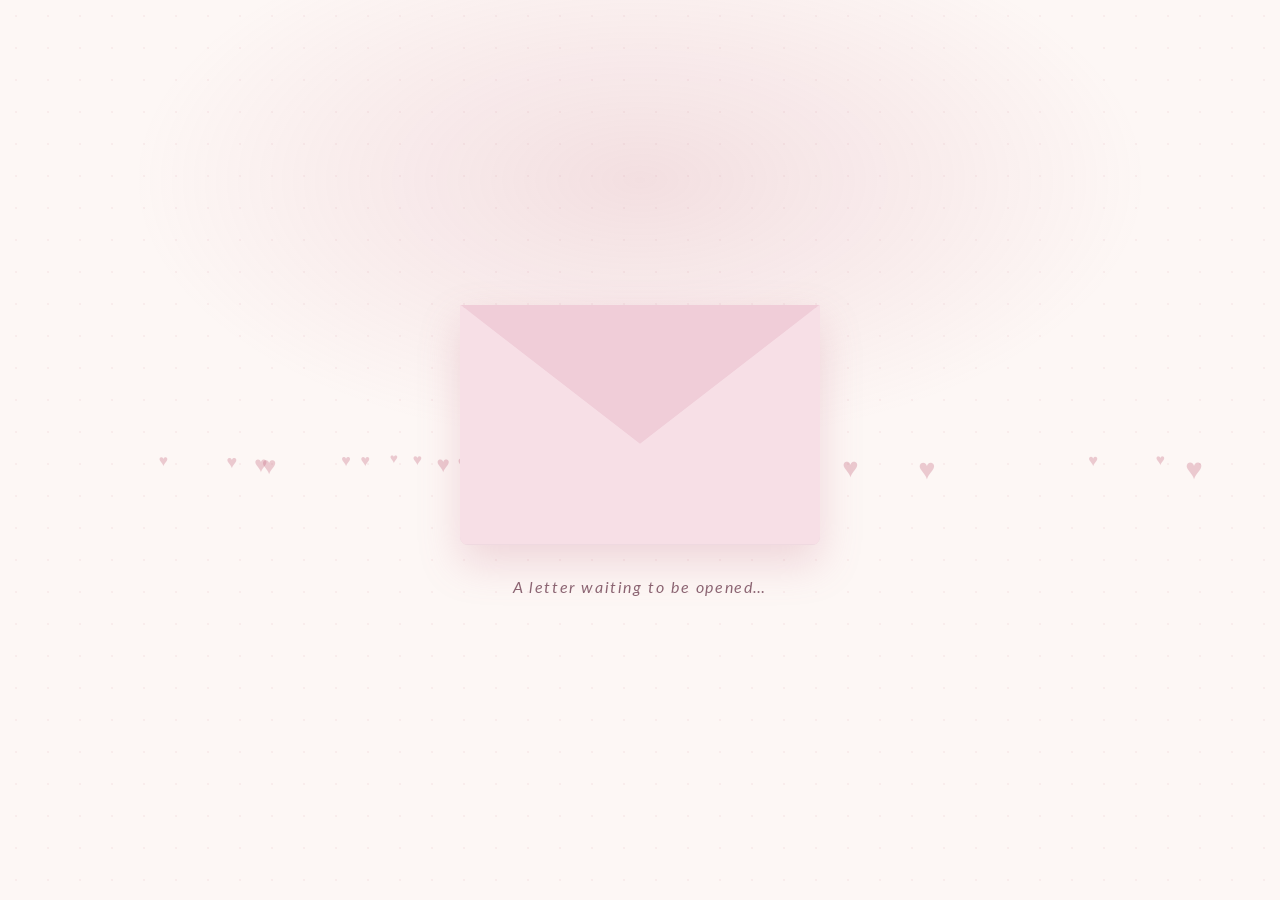
<file: yearly-memory-template-main/index.html>
<!doctype html>
<html lang="en">
  <head>
    <meta charset="UTF-8" />
    <meta name="viewport" content="width=device-width,initial-scale=1.0" />
    <title>Our Story</title>
    <link
      href="https://fonts.googleapis.com/css2?family=Playfair+Display:wght@400;700;900&family=Lato:wght@300;400;700&display=swap"
      rel="stylesheet"
    />
    <link rel="stylesheet" href="index-style.css" />
  </head>
  <body>
    <!-- FLOAT HEARTS -->
    <div id="hearts"></div>

    <div class="wrapper">
      <div class="envelope" id="envelope">
        <div class="env-back"></div>

        <div class="letter">
          <a href="main.html" id="timeline-link"> Click to show our Story ♥ </a>
        </div>

        <div class="env-front"></div>
        <div class="flap"></div>
      </div>

      <p class="subtitle">A letter waiting to be opened…</p>
    </div>

    <script>
      /* HEART FLOATERS */

      var hearts = document.getElementById("hearts");

      for (var i = 0; i < 18; i++) {
        var h = document.createElement("div");

        h.className = "heart";
        h.innerHTML = "♥";

        h.style.left = Math.random() * 100 + "vw";
        h.style.fontSize = Math.random() * 1.2 + 0.8 + "rem";
        h.style.animationDuration = Math.random() * 10 + 8 + "s";
        h.style.animationDelay = Math.random() * -12 + "s";

        hearts.appendChild(h);
      }

      /* ENVELOPE OPEN */

      var env = document.getElementById("envelope");

      env.addEventListener("click", function () {
        if (event.target.id === "timeline-link") return;

        env.classList.toggle("open");
      });

      /* PAGE TRANSITION */
//Move Move to root
      var link = document.getElementById("timeline-link");

      link.addEventListener("click", function (e) {
        e.preventDefault();

        document.body.classList.add("fade-out");

        var href = this.getAttribute("href");

        setTimeout(function () {
          window.location.href = href;
        }, 900);
      });
    </script>
  </body>
</html>
</file>
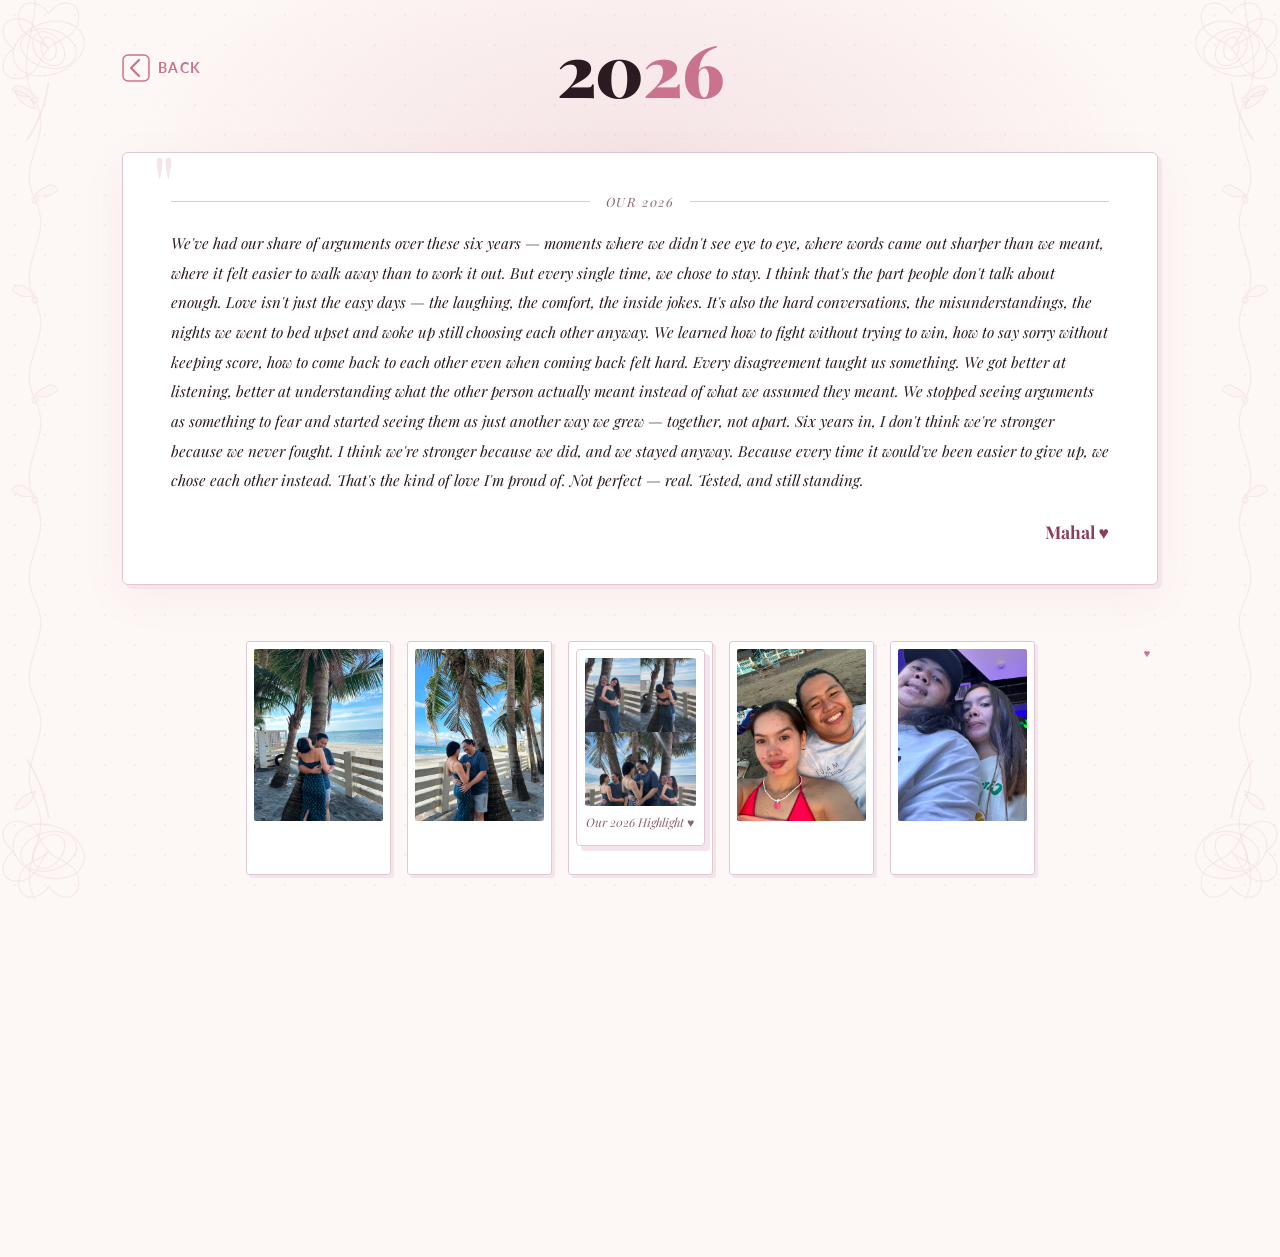
<file: yearly-memory-template-main/year2026.html>
<!doctype html>
<html lang="en">
  <head>
    <meta charset="UTF-8" />
    <meta name="viewport" content="width=device-width, initial-scale=1.0" />
    <title>202X — TITLE</title>
    <link
      href="https://fonts.googleapis.com/css2?family=Playfair+Display:ital,wght@0,400;0,700;0,900;1,400&family=Lato:wght@300;400;700&display=swap"
      rel="stylesheet"
    />
    <link rel="stylesheet" href="year-style.css" />
  </head>
  <body>

    <svg
      class="corner-rose tl"
      viewBox="0 0 240 240"
      xmlns="http://www.w3.org/2000/svg"
      aria-hidden="true"
    >
      <g fill="none" stroke="#c9748a" stroke-width="1.4">
        <ellipse
          cx="68"
          cy="68"
          rx="44"
          ry="31"
          transform="rotate(-20 68 68)"
        />
        <ellipse cx="68" cy="68" rx="34" ry="23" transform="rotate(15 68 68)" />
        <ellipse cx="68" cy="68" rx="23" ry="16" transform="rotate(50 68 68)" />
        <ellipse cx="68" cy="68" rx="14" ry="9" transform="rotate(80 68 68)" />
        <path
          d="M68 26 C54 6 30 10 32 33 C34 56 62 58 68 68 C74 58 102 56 104 33 C106 10 82 6 68 26Z"
        />
        <path
          d="M26 68 C6 54 10 30 33 32 C56 34 58 62 68 68 C58 74 56 102 33 104 C10 106 6 82 26 68Z"
        />
        <path d="M68 108 Q62 148 42 178" stroke-width="2" />
        <path
          d="M52 140 Q30 134 28 118 Q46 120 52 140Z"
          fill="rgba(201,116,138,.12)"
        />
      </g>
    </svg>
    <svg
      class="corner-rose tr"
      viewBox="0 0 240 240"
      xmlns="http://www.w3.org/2000/svg"
      aria-hidden="true"
    >
      <g
        fill="none"
        stroke="#c9748a"
        stroke-width="1.4"
        transform="scale(-1,1) translate(-240,0)"
      >
        <ellipse
          cx="68"
          cy="68"
          rx="44"
          ry="31"
          transform="rotate(-20 68 68)"
        />
        <ellipse cx="68" cy="68" rx="34" ry="23" transform="rotate(15 68 68)" />
        <ellipse cx="68" cy="68" rx="23" ry="16" transform="rotate(50 68 68)" />
        <ellipse cx="68" cy="68" rx="14" ry="9" transform="rotate(80 68 68)" />
        <path
          d="M68 26 C54 6 30 10 32 33 C34 56 62 58 68 68 C74 58 102 56 104 33 C106 10 82 6 68 26Z"
        />
        <path
          d="M26 68 C6 54 10 30 33 32 C56 34 58 62 68 68 C58 74 56 102 33 104 C10 106 6 82 26 68Z"
        />
        <path d="M68 108 Q62 148 42 178" stroke-width="2" />
        <path
          d="M52 140 Q30 134 28 118 Q46 120 52 140Z"
          fill="rgba(201,116,138,.12)"
        />
      </g>
    </svg>
    <svg
      class="corner-rose bl"
      viewBox="0 0 240 240"
      xmlns="http://www.w3.org/2000/svg"
      aria-hidden="true"
    >
      <g
        fill="none"
        stroke="#c9748a"
        stroke-width="1.4"
        transform="scale(1,-1) translate(0,-240)"
      >
        <ellipse
          cx="68"
          cy="68"
          rx="44"
          ry="31"
          transform="rotate(-20 68 68)"
        />
        <ellipse cx="68" cy="68" rx="34" ry="23" transform="rotate(15 68 68)" />
        <ellipse cx="68" cy="68" rx="23" ry="16" transform="rotate(50 68 68)" />
        <path
          d="M68 26 C54 6 30 10 32 33 C34 56 62 58 68 68 C74 58 102 56 104 33 C106 10 82 6 68 26Z"
        />
        <path
          d="M26 68 C6 54 10 30 33 32 C56 34 58 62 68 68 C58 74 56 102 33 104 C10 106 6 82 26 68Z"
        />
        <path d="M68 108 Q62 148 42 178" stroke-width="2" />
        <path
          d="M52 140 Q30 134 28 118 Q46 120 52 140Z"
          fill="rgba(201,116,138,.12)"
        />
      </g>
    </svg>
    <svg
      class="corner-rose br"
      viewBox="0 0 240 240"
      xmlns="http://www.w3.org/2000/svg"
      aria-hidden="true"
    >
      <g
        fill="none"
        stroke="#c9748a"
        stroke-width="1.4"
        transform="scale(-1,-1) translate(-240,-240)"
      >
        <ellipse
          cx="68"
          cy="68"
          rx="44"
          ry="31"
          transform="rotate(-20 68 68)"
        />
        <ellipse cx="68" cy="68" rx="34" ry="23" transform="rotate(15 68 68)" />
        <ellipse cx="68" cy="68" rx="23" ry="16" transform="rotate(50 68 68)" />
        <path
          d="M68 26 C54 6 30 10 32 33 C34 56 62 58 68 68 C74 58 102 56 104 33 C106 10 82 6 68 26Z"
        />
        <path
          d="M26 68 C6 54 10 30 33 32 C56 34 58 62 68 68 C58 74 56 102 33 104 C10 106 6 82 26 68Z"
        />
        <path d="M68 108 Q62 148 42 178" stroke-width="2" />
        <path
          d="M52 140 Q30 134 28 118 Q46 120 52 140Z"
          fill="rgba(201,116,138,.12)"
        />
      </g>
    </svg>

    <!-- side vines -->
    <svg
      class="side-vine left"
      viewBox="0 0 70 900"
      xmlns="http://www.w3.org/2000/svg"
      preserveAspectRatio="none"
      aria-hidden="true"
    >
      <g fill="none" stroke="#c9748a" stroke-width="1.3">
        <path
          d="M35 0 C35 40 15 60 35 100 C55 140 15 160 35 200 C55 240 15 260 35 300 C55 340 15 360 35 400 C55 440 15 460 35 500 C55 540 15 560 35 600 C55 640 15 660 35 700 C55 740 15 760 35 800 C55 840 15 860 35 900"
        />
        <path
          d="M35 95  Q18 80 12 90 Q22 100 35 95Z"
          fill="rgba(201,116,138,.15)"
        />
        <path
          d="M35 195 Q52 178 58 190 Q47 200 35 195Z"
          fill="rgba(201,116,138,.15)"
        />
        <path
          d="M35 295 Q18 278 12 290 Q22 300 35 295Z"
          fill="rgba(201,116,138,.15)"
        />
        <path
          d="M35 395 Q52 378 58 390 Q47 400 35 395Z"
          fill="rgba(201,116,138,.15)"
        />
        <path
          d="M35 495 Q18 478 12 490 Q22 500 35 495Z"
          fill="rgba(201,116,138,.15)"
        />
        <circle cx="35" cy="100" r="3" fill="rgba(201,116,138,.2)" />
        <circle cx="35" cy="200" r="3" fill="rgba(201,116,138,.2)" />
        <circle cx="35" cy="300" r="3" fill="rgba(201,116,138,.2)" />
        <circle cx="35" cy="400" r="3" fill="rgba(201,116,138,.2)" />
        <circle cx="35" cy="500" r="3" fill="rgba(201,116,138,.2)" />
      </g>
    </svg>
    <svg
      class="side-vine right"
      viewBox="0 0 70 900"
      xmlns="http://www.w3.org/2000/svg"
      preserveAspectRatio="none"
      aria-hidden="true"
    >
      <g fill="none" stroke="#c9748a" stroke-width="1.3">
        <path
          d="M35 0 C35 40 15 60 35 100 C55 140 15 160 35 200 C55 240 15 260 35 300 C55 340 15 360 35 400 C55 440 15 460 35 500 C55 540 15 560 35 600 C55 640 15 660 35 700 C55 740 15 760 35 800 C55 840 15 860 35 900"
        />
        <path
          d="M35 95  Q18 80 12 90 Q22 100 35 95Z"
          fill="rgba(201,116,138,.15)"
        />
        <path
          d="M35 195 Q52 178 58 190 Q47 200 35 195Z"
          fill="rgba(201,116,138,.15)"
        />
        <path
          d="M35 295 Q18 278 12 290 Q22 300 35 295Z"
          fill="rgba(201,116,138,.15)"
        />
        <path
          d="M35 395 Q52 378 58 390 Q47 400 35 395Z"
          fill="rgba(201,116,138,.15)"
        />
        <path
          d="M35 495 Q18 478 12 490 Q22 500 35 495Z"
          fill="rgba(201,116,138,.15)"
        />
        <circle cx="35" cy="100" r="3" fill="rgba(201,116,138,.2)" />
        <circle cx="35" cy="200" r="3" fill="rgba(201,116,138,.2)" />
        <circle cx="35" cy="300" r="3" fill="rgba(201,116,138,.2)" />
        <circle cx="35" cy="400" r="3" fill="rgba(201,116,138,.2)" />
        <circle cx="35" cy="500" r="3" fill="rgba(201,116,138,.2)" />
      </g>
    </svg>

    <!-- floaters -->
    <div id="floaters" aria-hidden="true"></div>

    <!-- ══════════ PAGE CONTENT ══════════ -->
    <div class="page">
      <!-- TOP NAV -->
      <nav class="top-nav">
        <a href="main.html" class="back-btn" aria-label="Back to timeline">
          <svg
            viewBox="0 0 28 28"
            fill="none"
            xmlns="http://www.w3.org/2000/svg"
          >
            <path
              d="M17 6 L9 14 L17 22"
              stroke="currentColor"
              stroke-width="2.2"
              stroke-linecap="round"
              stroke-linejoin="round"
            />
            <rect
              x="1"
              y="1"
              width="26"
              height="26"
              rx="5"
              stroke="currentColor"
              stroke-width="1.5"
            />
          </svg>
          Back
        </a>
        <h1 class="year-title">20<span>26</span></h1>
      </nav>

      <!-- LETTER BOX --> 
      <div class="letter-wrap">
        <div class="letter-deco">
          <hr />
          <span>Our 2026</span>
          <hr />
        </div>
        <p class="letter-text">
          We've had our share of arguments over these six years — moments where we didn't see eye to eye, where words came out sharper than we meant, where it felt easier to walk away than to work it out. But every single time, we chose to stay.
          I think that's the part people don't talk about enough. Love isn't just the easy days — the laughing, the comfort, the inside jokes. It's also the hard conversations, the misunderstandings, the nights we went to bed upset and woke up still choosing each other anyway. We learned how to fight without trying to win, how to say sorry without keeping score, how to come back to each other even when coming back felt hard.
          Every disagreement taught us something. We got better at listening, better at understanding what the other person actually meant instead of what we assumed they meant. We stopped seeing arguments as something to fear and started seeing them as just another way we grew — together, not apart.
          Six years in, I don't think we're stronger because we never fought. I think we're stronger because we did, and we stayed anyway. Because every time it would've been easier to give up, we chose each other instead.
          That's the kind of love I'm proud of. Not perfect — real. Tested, and still standing.
        </p>
        <span class="letter-sign">Mahal ♥</span>
      </div>

      <!-- SCATTER SECTION — 4 polaroids + center video -->
      <div class="scatter-section" id="scatter-desktop">
        <!-- LEFT polaroids -->
        <div class="pol p1">
          <span class="pol-heart">♥</span>

          <img
            alt="Photo"
            src="ME And MAHAL/eea6d1f6-ce92-45a9-a914-bc610a0b2e10.jfif"
            onerror="
              this.style.display = 'none';
              this.nextElementSibling.style.display = 'flex';
            "
          />

          <div
            class="img-placeholder"
            style="
              display: none;
              width: 100%;
              aspect-ratio: 1/1;
              align-items: center;
              justify-content: center;
              background: var(--rose-lt);
              color: var(--rose);
              font-size: 2rem;
            "
          >
            ♥
          </div>

          <span class="pol-cap"></span>
        </div>
        <div class="pol p2">
          <span class="pol-heart">♥</span>

          <img
            alt="Photo"
            src="ME And MAHAL/3fcf8320-8e38-4d11-bc8b-73f3621f407e.jfif"
            onerror="
              this.style.display = 'none';
              this.nextElementSibling.style.display = 'flex';
            "
          />

          <div
            class="img-placeholder"
            style="
              display: none;
              width: 100%;
              aspect-ratio: 1/1;
              align-items: center;
              justify-content: center;
              background: var(--rose-lt);
              color: var(--rose);
              font-size: 2rem;
            "
          >
            ♥
          </div>

          <span class="pol-cap"></span>
        </div>

        <!-- CENTER Video -->
        <div class="pol pcenter">
          <div class="vid-frame">
            <img
            alt="Photo"
            src="ME And MAHAL/3e6800da-c931-43cc-8926-78fe0befb769.jfif"
            onerror="
              this.style.display = 'none';
              this.nextElementSibling.style.display = 'flex';
            "
          />
            <div class="vid-label">Our 2026 Highlight ♥</div>
          </div>
        </div>

        <!-- RIGHT polaroids -->
        <div class="pol p3">
          <span class="pol-heart">♥</span>

          <img
            alt="Photo"
            src="ME And MAHAL/e24e73ea-5e45-4785-b99d-2a95ec9fb6dc.jfif"
            onerror="
              this.style.display = 'none';
              this.nextElementSibling.style.display = 'flex';
            "
          />

          <div
            class="img-placeholder"
            style="
              display: none;
              width: 100%;
              aspect-ratio: 1/1;
              align-items: center;
              justify-content: center;
              background: var(--rose-lt);
              color: var(--rose);
              font-size: 2rem;
            "
          >
            ♥
          </div>

          <span class="pol-cap"></span>
        </div>
        <div class="pol p4">
          <span class="pol-heart">♥</span>

          <img
            alt="Photo"
            src="ME And MAHAL/a5b160af-2da9-47cd-af3a-7b445d942116.jfif"
            onerror="
              this.style.display = 'none';
              this.nextElementSibling.style.display = 'flex';
            "
          />

          <div
            class="img-placeholder"
            style="
              display: none;
              width: 100%;
              aspect-ratio: 1/1;
              align-items: center;
              justify-content: center;
              background: var(--rose-lt);
              color: var(--rose);
              font-size: 2rem;
            "
          >
            ♥
          </div>

          <span class="pol-cap"></span>
        </div>
      </div>
      <!-- /scatter-section -->
    </div>
    <!-- /page -->

    <script>
      (function () {
        // ── Floating petals ──
        var symbols = ["♥", "❥", "✿", "❀", "✽"];
        var cols = ["#c9748a", "#e8a0b4", "#d4879a", "#f0c4cf", "#b5607a"];
        var c = document.getElementById("floaters");
        for (var i = 0; i < 14; i++) {
          var el = document.createElement("span");
          el.className = "petal";
          el.textContent = symbols[i % symbols.length];
          var size = (Math.random() * 0.7 + 0.55).toFixed(2);
          var left = (Math.random() * 98).toFixed(1);
          var dur = (Math.random() * 14 + 10).toFixed(1);
          var delay = (Math.random() * -22).toFixed(1);
          el.style.cssText =
            "left:" +
            left +
            "vw;font-size:" +
            size +
            "rem;animation-duration:" +
            dur +
            "s;animation-delay:" +
            delay +
            "s;color:" +
            cols[i % cols.length];
          c.appendChild(el);
        }
        // ── Sparkles ──
        var sp = ["✦", "✧", "⋆", "✩"];
        for (var s = 0; s < 16; s++) {
          var el = document.createElement("span");
          el.className = "sparkle";
          el.textContent = sp[s % sp.length];
          var top = (Math.random() * 90 + 2).toFixed(1);
          var left = (Math.random() * 94 + 2).toFixed(1);
          var dur = (Math.random() * 3 + 2).toFixed(1);
          var delay = (Math.random() * 4).toFixed(1);
          el.style.cssText =
            "top:" +
            top +
            "vh;left:" +
            left +
            "vw;animation-duration:" +
            dur +
            "s;animation-delay:" +
            delay +
            "s;";
          c.appendChild(el);
        }
        // ── Mobile fallback: stack scatter section ──
        function checkMobile() {
          var scatter = document.getElementById("scatter-desktop");
          if (window.innerWidth <= 860) {
            scatter.style.cssText =
              "display:flex;flex-wrap:wrap;justify-content:center;gap:1rem;min-height:auto";
            scatter.querySelectorAll(".pol,.vid-slot").forEach(function (el) {
              el.style.cssText =
                "position:static;transform:none;width:145px;z-index:1";
            });
            scatter.querySelector(".vid-slot").style.width = "180px";
          }
        }
        checkMobile();
        window.addEventListener("resize", checkMobile);

        // ── Video placeholder if file missing ──
        var vid = document.querySelector("video");
        if (vid) {
          vid.addEventListener("error", function () {
            var ph = document.createElement("div");
            ph.className = "vid-placeholder";
            ph.style.cssText =
              "width:100%;aspect-ratio:9/16;background:var(--rose-lt);display:flex;align-items:center;justify-content:center;border-radius:2px;";
            ph.innerHTML =
              '<svg viewBox="0 0 48 48" fill="none" xmlns="http://www.w3.org/2000/svg" style="width:44px;opacity:.4"><circle cx="24" cy="24" r="20" stroke="#c9748a" stroke-width="2"/><path d="M20 16l14 8-14 8V16z" fill="#c9748a"/></svg>';
            vid.parentNode.replaceChild(ph, vid);
          });
        }
      })();
    </script>
  </body>
</html>
</file>
<file: yearly-memory-template-main/index-style.css>
* {
  padding-top: 50%;
  margin: 0;
  padding: 0;
  box-sizing: border-box;
}

:root {
  --rose: #c9748a;
  --rose-lt: #f5e4ea;
  --rose-dk: #8b3f56;
  --cream: #fdf7f5;
  --ink: #2c1a22;
}

body {
  font-family: "Lato", sans-serif;
  background: var(--cream);
  min-height: 100vh;
  overflow: hidden;
  display: flex;
  justify-content: center;
  align-items: center;
  position: relative;
  transition: 0.6s;
}

/* SAME BG */

body::before {
  content: "";
  position: fixed;
  top: -10%;
  left: 50%;
  transform: translateX(-50%);
  width: 80vw;
  height: 60vh;
  background: radial-gradient(
    ellipse at center,
    rgba(201, 116, 138, 0.18) 0%,
    rgba(253, 247, 245, 0) 70%
  );
}

body::after {
  content: "";
  position: fixed;
  inset: 0;
  background-image: radial-gradient(
    circle,
    rgba(201, 116, 138, 0.08) 1px,
    transparent 1px
  );
  background-size: 32px 32px;
}

/* FLOATING HEARTS */

.heart {
  position: absolute;
  color: rgba(201, 116, 138, 0.35);
  animation: float 12s linear infinite;
  pointer-events: none;
}

@keyframes float {
  from {
    transform: translateY(110vh) rotate(0);
    opacity: 0;
  }
  15% {
    opacity: 0.5;
  }
  to {
    transform: translateY(-20vh) rotate(360deg);
    opacity: 0;
  }
}

/* WRAPPER */

.wrapper {
  position: relative;
  z-index: 5;
  text-align: center;
}

/* ENVELOPE */

.envelope {
  width: 360px;
  height: 240px;
  position: relative;
  cursor: pointer;
  margin: auto;
}

/* BACK */

.env-back {
  position: absolute;
  inset: 0;
  background: white;
  border: 2px solid #e8d4db;
  border-radius: 8px;
  box-shadow: 0 18px 40px rgba(201, 116, 138, 0.25);
}

/* FRONT */

.env-front {
  position: absolute;
  bottom: 0;
  width: 100%;
  height: 100%;
  clip-path: polygon(0 0, 50% 55%, 100% 0, 100% 100%, 0 100%);
  background: #f7dfe6;
  z-index: 4;
  border-radius: 0 0 8px 8px;
}

/* TOP FLAP */

.flap {
  position: absolute;
  top: 0;
  width: 100%;
  height: 100%;
  background: #f0cdd8;
  clip-path: polygon(0 0, 50% 58%, 100% 0);
  transform-origin: top;
  transition: 1s ease;
  z-index: 6;
}

/* LETTER */

.letter {
  position: absolute;
  left: 50%;
  top: 20px;
  transform: translateX(-50%);
  width: 88%;
  height: 190px;
  background: white;
  border-radius: 8px;
  padding: 2rem;
  text-align: center;
  display: flex;
  justify-content: center;
  align-items: center;
  box-shadow: 0 8px 20px rgba(0, 0, 0, 0.08);
  transition: 1s ease;
  z-index: 2;
}

.letter a {
  font-family: "Playfair Display", serif;
  text-decoration: none;
  color: var(--rose-dk);
  font-size: 1.35rem;
  font-weight: 700;
  transition: 0.3s;
}

.letter a:hover {
  color: var(--rose);
}

/* OPEN ENVELOPE */

.envelope.open .flap {
  transform: rotateX(180deg);
  z-index: 1;
}

.envelope.open .letter {
  transform: translateX(-50%) translateY(-110px);
}

/* SUBTITLE */

.subtitle {
  margin-top: 2rem;
  color: #8a6472;
  font-style: italic;
  letter-spacing: 0.1em;
}

/* PAGE TRANSITION */

body.fade-out {
  animation: pageFade 0.9s ease forwards;
}

@keyframes pageFade {
  from {
    opacity: 1;
    transform: scale(1);
    filter: blur(0);
  }
  to {
    opacity: 0;
    transform: scale(1.04);
    filter: blur(8px);
  }
}

@media (max-width: 500px) {
  .envelope {
    width: 300px;
    height: 210px;
  }

  .letter {
    height: 170px;
  }

  .letter a {
    font-size: 1.1rem;
  }
}
</file>
<file: yearly-memory-template-main/year-style.css>
*,
*::before,
*::after {
  box-sizing: border-box;
  margin: 0;
  padding: 0;
}
/* ── //Move Move to root ── */
:root {
  --rose: #c9748a;
  --rose-lt: #f5e4ea;
  --rose-dk: #8b3f56;
  --ink: #2c1a22;
  --muted: #8a6472;
  --cream: #fdf7f5;
  --line: #e0c8d0;
}

html {
  scroll-behavior: smooth;
}
body {
  font-family: "Lato", sans-serif;
  background: var(--cream);
  color: var(--ink);
  min-height: 100vh;
  overflow-x: hidden;
}

/* ── BG texture ── */
body::before {
  content: "";
  position: fixed;
  inset: 0;
  background-image: radial-gradient(
    circle,
    rgba(201, 116, 138, 0.08) 1px,
    transparent 1px
  );
  background-size: 30px 30px;
  pointer-events: none;
  z-index: 0;
}
body::after {
  content: "";
  position: fixed;
  top: -10%;
  left: 50%;
  transform: translateX(-50%);
  width: 80vw;
  height: 55vh;
  background: radial-gradient(
    ellipse at center,
    rgba(201, 116, 138, 0.15) 0%,
    rgba(253, 247, 245, 0) 70%
  );
  pointer-events: none;
  z-index: 0;
}

/* ── CORNER ROSES (reused from index) ── */
.corner-rose {
  position: fixed;
  pointer-events: none;
  z-index: 0;
  opacity: 0.11;
  width: 200px;
  height: 200px;
}
.corner-rose.tl {
  top: -8px;
  left: -8px;
}
.corner-rose.tr {
  top: -8px;
  right: -8px;
}
.corner-rose.bl {
  bottom: -8px;
  left: -8px;
}
.corner-rose.br {
  bottom: -8px;
  right: -8px;
}

/* ── SIDE VINES ── */
.side-vine {
  position: fixed;
  top: 0;
  pointer-events: none;
  z-index: 0;
  opacity: 0.09;
  width: 70px;
  height: 100vh;
}
.side-vine.left {
  left: 0;
}
.side-vine.right {
  right: 0;
  transform: scaleX(-1);
}

/* ── SPARKLES ── */
.sparkle {
  position: fixed;
  pointer-events: none;
  z-index: 0;
  opacity: 0;
  animation: twinkle ease-in-out infinite;
  font-size: 0.65rem;
  color: var(--rose);
}
@keyframes twinkle {
  0%,
  100% {
    opacity: 0;
    transform: scale(0.5) rotate(0);
  }
  50% {
    opacity: 0.6;
    transform: scale(1.3) rotate(180deg);
  }
}

/* ── PAGE WRAPPER ── */
.page {
  position: relative;
  z-index: 1;
  max-width: 1100px;
  margin: 0 auto;
  padding: 0 2rem 6rem;
}

/* ── TOP NAV ── */
.top-nav {
  display: flex;
  align-items: center;
  justify-content: center;
  padding: 2rem 0 1.5rem;
  position: relative;
}
.back-btn {
  position: absolute;
  left: 0;
  display: flex;
  align-items: center;
  gap: 0.5rem;
  text-decoration: none;
  color: var(--rose);
  font-size: 0.85rem;
  letter-spacing: 0.1em;
  text-transform: uppercase;
  font-weight: 700;
  transition: opacity 0.2s;
}
.back-btn:hover {
  opacity: 0.7;
}
.back-btn svg {
  width: 28px;
  height: 28px;
}
.year-title {
  font-family: "Playfair Display", serif;
  font-size: clamp(2.5rem, 7vw, 4.5rem);
  font-weight: 900;
  color: var(--ink);
  letter-spacing: -0.02em;
  line-height: 1;
}
.year-title span {
  color: var(--rose);
}

/* ── LETTER BOX ── */
.letter-wrap {
  position: relative;
  background: #fff;
  border: 1px solid var(--line);
  border-radius: 6px;
  padding: 2.5rem 3rem;
  margin: 1.5rem 0 3.5rem;
  box-shadow:
    4px 4px 0 var(--rose-lt),
    0 12px 40px rgba(201, 116, 138, 0.08);
}
.letter-wrap::before {
  content: '"';
  position: absolute;
  top: -0.6rem;
  left: 1.8rem;
  font-family: "Playfair Display", serif;
  font-size: 5rem;
  color: var(--rose-lt);
  line-height: 1;
  pointer-events: none;
}
.letter-deco {
  display: flex;
  align-items: center;
  gap: 1rem;
  margin-bottom: 1.2rem;
}
.letter-deco span {
  font-family: "Playfair Display", serif;
  font-style: italic;
  font-size: 0.8rem;
  color: var(--muted);
  letter-spacing: 0.12em;
  text-transform: uppercase;
}
.letter-deco hr {
  flex: 1;
  border: none;
  border-top: 1px solid var(--line);
}
.letter-text {
  font-size: 0.95rem;
  line-height: 1.95;
  color: var(--ink);
  font-family: "Playfair Display", serif;
  font-style: italic;
}
.letter-sign {
  display: block;
  margin-top: 1.5rem;
  text-align: right;
  font-family: "Playfair Display", serif;
  font-size: 1.1rem;
  color: var(--rose-dk);
  font-weight: 700;
}

/* ── SCATTER LAYOUT ── */
.scatter-section {
  position: relative;
  min-height: 520px;
  margin-top: 1rem;
}

/* center VIDEO slot */
.vid-slot {
  position: absolute;
  top: 50%;
  left: 50%;
  transform: translate(-50%, -50%);
  width: 280px;
  z-index: 2;
}
.vid-frame {
  background: #fff;
  border: 1px solid var(--line);
  border-radius: 4px;
  overflow: hidden;
  box-shadow: 5px 5px 0 var(--rose-lt);
  padding: 8px 8px 14px;
}
.vid-frame video,
.vid-frame .vid-placeholder {
  width: 100%;
  aspect-ratio: 9/16;
  background: var(--rose-lt);
  display: flex;
  align-items: center;
  justify-content: center;
  border-radius: 2px;
  overflow: hidden;
}
.vid-frame video {
  display: block;
}
.vid-placeholder svg {
  width: 40px;
  opacity: 0.35;
}
.vid-label {
  text-align: center;
  margin-top: 0.5rem;
  font-family: "Playfair Display", serif;
  font-style: italic;
  font-size: 0.75rem;
  color: var(--muted);
}

/* polaroid cards */
.pol {
  position: absolute;
  background: #fff;
  border: 1px solid var(--line);
  border-radius: 3px;
  padding: 7px 7px 28px;
  box-shadow: 3px 3px 0 var(--rose-lt);
  width: 155px;
  transition:
    transform 0.25s,
    box-shadow 0.25s;
  z-index: 3;
  cursor: pointer;
}
.pol:hover {
  transform: translateY(-6px) scale(1.04) !important;
  box-shadow: 6px 6px 0 var(--rose);
}
.pol img {
  width: 100%;
  aspect-ratio: 3/4;
  object-fit: cover;
  border-radius: 2px;
  background: var(--rose-lt);
  display: block;
}
.pol .pol-cap {
  position: absolute;
  bottom: 6px;
  left: 0;
  right: 0;
  text-align: center;
  font-family: "Playfair Display", serif;
  font-style: italic;
  font-size: 0.7rem;
  color: var(--muted);
}
.pol .pol-heart {
  position: absolute;
  top: 6px;
  right: 8px;
  font-size: 0.65rem;
  color: var(--rose);
  opacity: 0.6;
}

/* individual positions matching sketch */
/* left col: top-left staggered down, bottom-left staggered further down */
.pol.p1 {
  top: 20px;
  left: calc(50% - 320px);
  transform: rotate(-3deg);
}
.pol.p2 {
  top: 200px;
  left: calc(50% - 280px);
  transform: rotate(2deg);
}
/* right col: top-right, bottom-right */
.pol.p3 {
  top: 20px;
  left: calc(50% + 165px);
  transform: rotate(3deg);
}
.pol.p4 {
  top: 200px;
  left: calc(50% + 130px);
  transform: rotate(-2deg);
}
.pol.pcenter {
  top: 103px;
  left: calc(26% + 176px);
  transform: rotate(0deg);
}
/* ── RESPONSIVE ── */
@media (max-width: 860px) {
  .scatter-section {
    min-height: auto;
    display: flex;
    flex-direction: column;
    align-items: center;
    gap: 1.5rem;
  }
  .pol,
  .vid-slot {
    position: static;
    transform: none !important;
    width: 140px;
  }
  .scatter-grid {
    display: flex;
    flex-wrap: wrap;
    justify-content: center;
    gap: 1rem;
    width: 100%;
  }
  .vid-slot {
    width: 200px;
  }
  .letter-wrap {
    padding: 1.5rem;
  }
}

/* floating petals */
.petal {
  position: fixed;
  top: -60px;
  opacity: 0;
  animation: fall linear infinite;
  pointer-events: none;
  z-index: 0;
  user-select: none;
}
@keyframes fall {
  0% {
    transform: translateY(0) rotate(0) scale(0.8);
    opacity: 0;
  }
  8% {
    opacity: 0.45;
  }
  90% {
    opacity: 0.35;
  }
  100% {
    transform: translateY(105vh) rotate(400deg) scale(1.1);
    opacity: 0;
  }
}
</file>
